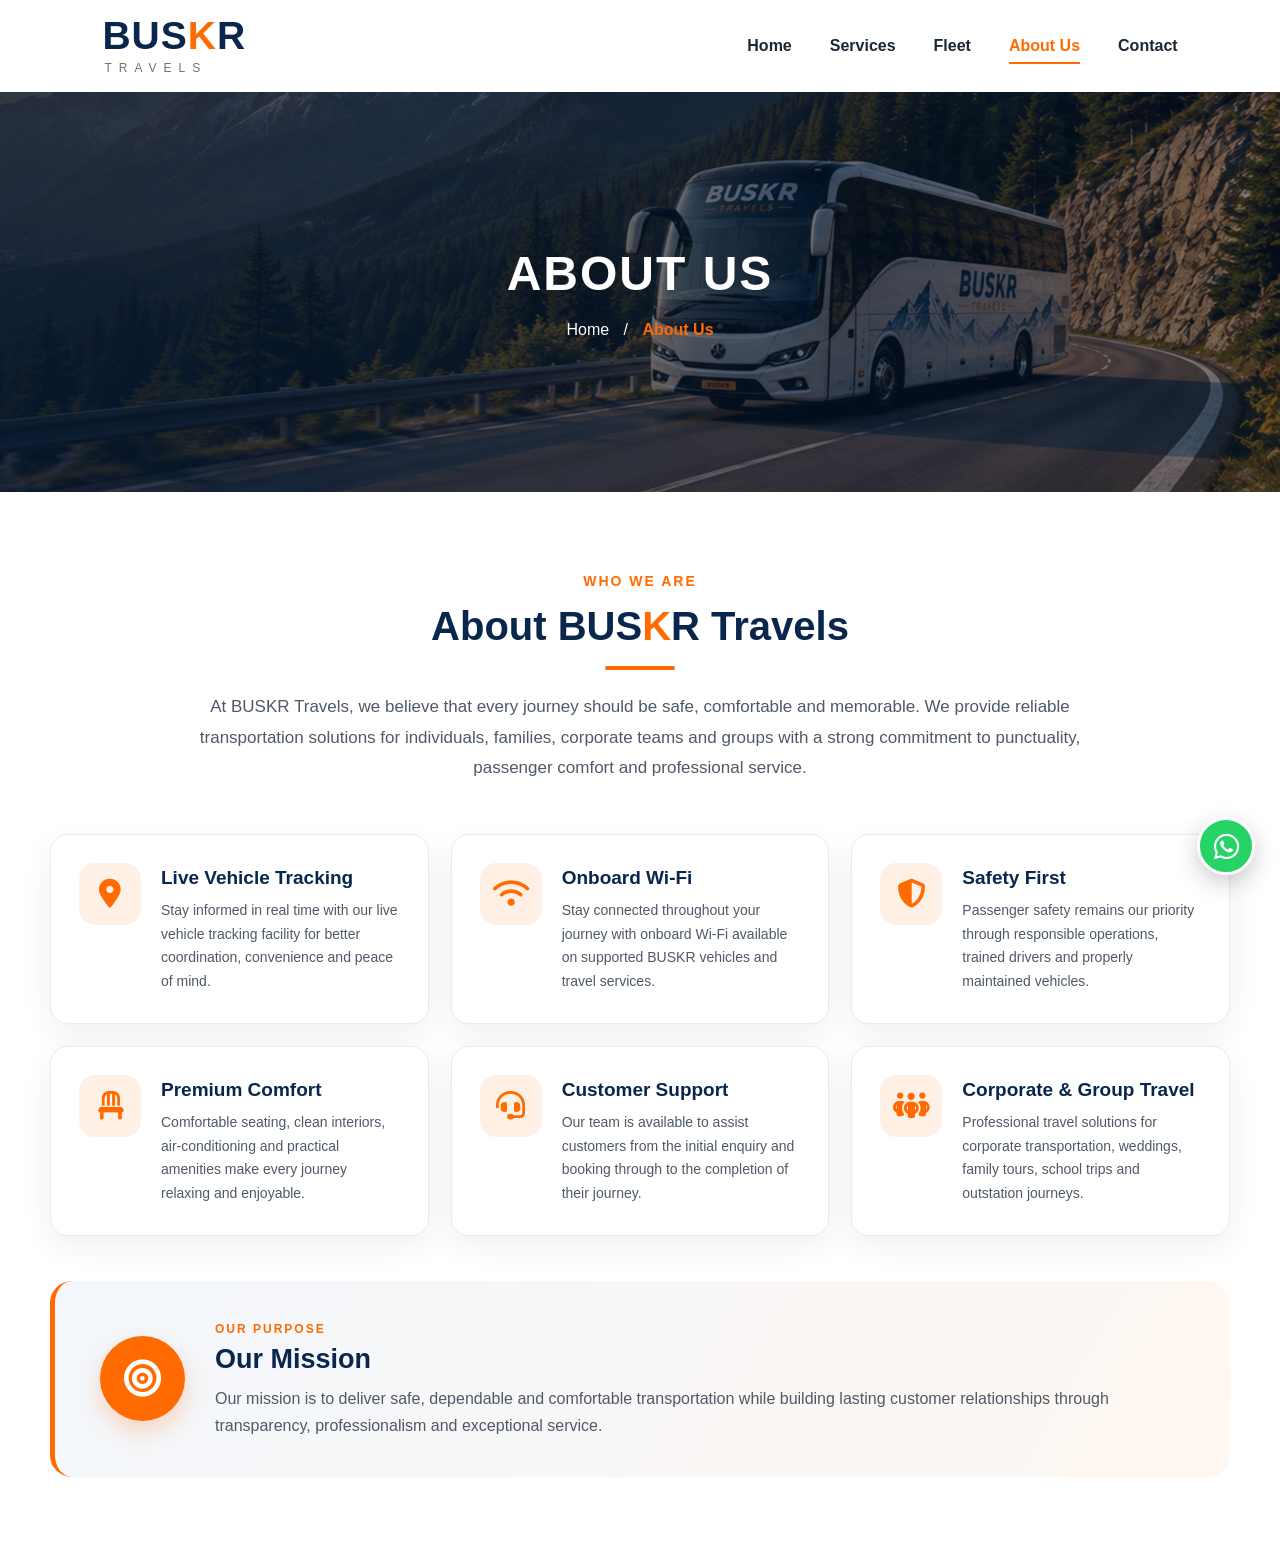
<file: about.html>
<!DOCTYPE html>
<html lang="en">

<head>
    <meta charset="UTF-8">

    <meta name="viewport"
        content="width=device-width, initial-scale=1.0">

    <title>About Us | BUSKR Travels</title>

    <link rel="icon"
      type="image/png"
      href="/images/buskr-bt-favicon.png?v=5">

<link rel="shortcut icon"
      type="image/png"
      href="/images/buskr-bt-favicon.png?v=5">

<link rel="apple-touch-icon"
      href="/images/buskr-bt-favicon.png?v=5">

    <link rel="stylesheet" href="style.css?v=7">

    <!-- Font Awesome -->
    <link rel="stylesheet"
        href="https://cdnjs.cloudflare.com/ajax/libs/font-awesome/6.6.0/css/all.min.css">
</head>

<body>

    <!-- Navigation -->
    <header class="about-header">

        <a href="index.html" class="about-logo">
            <span class="logo-bus">BUS</span><span class="logo-k">K</span><span class="logo-r">R</span>
            <small>TRAVELS</small>
        </a>

        <nav class="about-nav">

            <a href="index.html">Home</a>

            <a href="index.html#services">Services</a>

            <a href="index.html#fleet">Fleet</a>

            <a href="about.html" class="active">About Us</a>

            <a href="index.html#contact">Contact</a>

        </nav>

        <button class="about-menu-btn" id="aboutMenuBtn"
            aria-label="Open navigation menu">

            <i class="fa-solid fa-bars"></i>

        </button>

    </header>


    <!-- Mobile Navigation -->
    <nav class="about-mobile-nav" id="aboutMobileNav">

        <a href="index.html">Home</a>

        <a href="index.html#services">Services</a>

        <a href="index.html#fleet">Fleet</a>

        <a href="about.html">About Us</a>

        <a href="index.html#contact">Contact</a>

    </nav>


    <!-- Hero Banner -->
    <section class="about-hero">

        <div class="about-hero-overlay"></div>

        <div class="about-hero-content">

            <h1>ABOUT US</h1>

            <p>
                <a href="index.html">Home</a>
                <span>/</span>
                <strong>About Us</strong>
            </p>

        </div>

    </section>


    <!-- Main About Section -->
    <main class="premium-about-section">

        <div class="premium-about-container">

            <div class="premium-about-heading">

                <span>WHO WE ARE</span>

                <h2>
                    About
                    <span class="company-brand">
                        <span class="brand-blue">BUS</span><span class="brand-orange">K</span><span class="brand-blue">R</span>
                    </span>
                    Travels
                </h2>

                <div class="heading-line"></div>

                <p>
                    At BUSKR Travels, we believe that every journey
                    should be safe, comfortable and memorable. We provide
                    reliable transportation solutions for individuals,
                    families, corporate teams and groups with a strong
                    commitment to punctuality, passenger comfort and
                    professional service.
                </p>

            </div>


            <!-- Features -->
            <div class="about-features-grid">

                <!-- Live Tracking -->
                <article class="about-feature-card">

                    <div class="about-feature-icon">
                        <i class="fa-solid fa-location-dot"></i>
                    </div>

                    <div>
                        <h3>Live Vehicle Tracking</h3>

                        <p>
                            Stay informed in real time with our live
                            vehicle tracking facility for better
                            coordination, convenience and peace of mind.
                        </p>
                    </div>

                </article>


                <!-- Wi-Fi -->
                <article class="about-feature-card">

                    <div class="about-feature-icon">
                        <i class="fa-solid fa-wifi"></i>
                    </div>

                    <div>
                        <h3>Onboard Wi-Fi</h3>

                        <p>
                            Stay connected throughout your journey with
                            onboard Wi-Fi available on supported BUSKR
                            vehicles and travel services.
                        </p>
                    </div>

                </article>


                <!-- Safety -->
                <article class="about-feature-card">

                    <div class="about-feature-icon">
                        <i class="fa-solid fa-shield-halved"></i>
                    </div>

                    <div>
                        <h3>Safety First</h3>

                        <p>
                            Passenger safety remains our priority through
                            responsible operations, trained drivers and
                            properly maintained vehicles.
                        </p>
                    </div>

                </article>


                <!-- Comfort -->
                <article class="about-feature-card">

                    <div class="about-feature-icon">
                        <i class="fa-solid fa-chair"></i>
                    </div>

                    <div>
                        <h3>Premium Comfort</h3>

                        <p>
                            Comfortable seating, clean interiors,
                            air-conditioning and practical amenities
                            make every journey relaxing and enjoyable.
                        </p>
                    </div>

                </article>


                <!-- Support -->
                <article class="about-feature-card">

                    <div class="about-feature-icon">
                        <i class="fa-solid fa-headset"></i>
                    </div>

                    <div>
                        <h3>Customer Support</h3>

                        <p>
                            Our team is available to assist customers
                            from the initial enquiry and booking through
                            to the completion of their journey.
                        </p>
                    </div>

                </article>


                <!-- Corporate -->
                <article class="about-feature-card">

                    <div class="about-feature-icon">
                        <i class="fa-solid fa-people-group"></i>
                    </div>

                    <div>
                        <h3>Corporate & Group Travel</h3>

                        <p>
                            Professional travel solutions for corporate
                            transportation, weddings, family tours,
                            school trips and outstation journeys.
                        </p>
                    </div>

                </article>

            </div>


            <!-- Mission -->
            <section class="about-mission">

                <div class="mission-icon">
                    <i class="fa-solid fa-bullseye"></i>
                </div>

                <div>
                    <span>OUR PURPOSE</span>

                    <h2>Our Mission</h2>

                    <p>
                        Our mission is to deliver safe, dependable and
                        comfortable transportation while building lasting
                        customer relationships through transparency,
                        professionalism and exceptional service.
                    </p>
                </div>

            </section>

        </div>

    </main>


    <!-- WhatsApp Button -->
    <a href="https://wa.me/918368512828"
        class="about-whatsapp"
        target="_blank"
        rel="noopener"
        aria-label="Chat with BUSKR Travels on WhatsApp">

        <i class="fa-brands fa-whatsapp"></i>

    </a>


    <!-- Mobile Menu Script -->
    <script>

        const menuButton =
            document.getElementById("aboutMenuBtn");

        const mobileNavigation =
            document.getElementById("aboutMobileNav");

        menuButton.addEventListener("click", function () {

            mobileNavigation.classList.toggle("show");

            const menuIcon =
                menuButton.querySelector("i");

            menuIcon.classList.toggle("fa-bars");
            menuIcon.classList.toggle("fa-xmark");

        });

    </script>

</body>

</html>
</file>
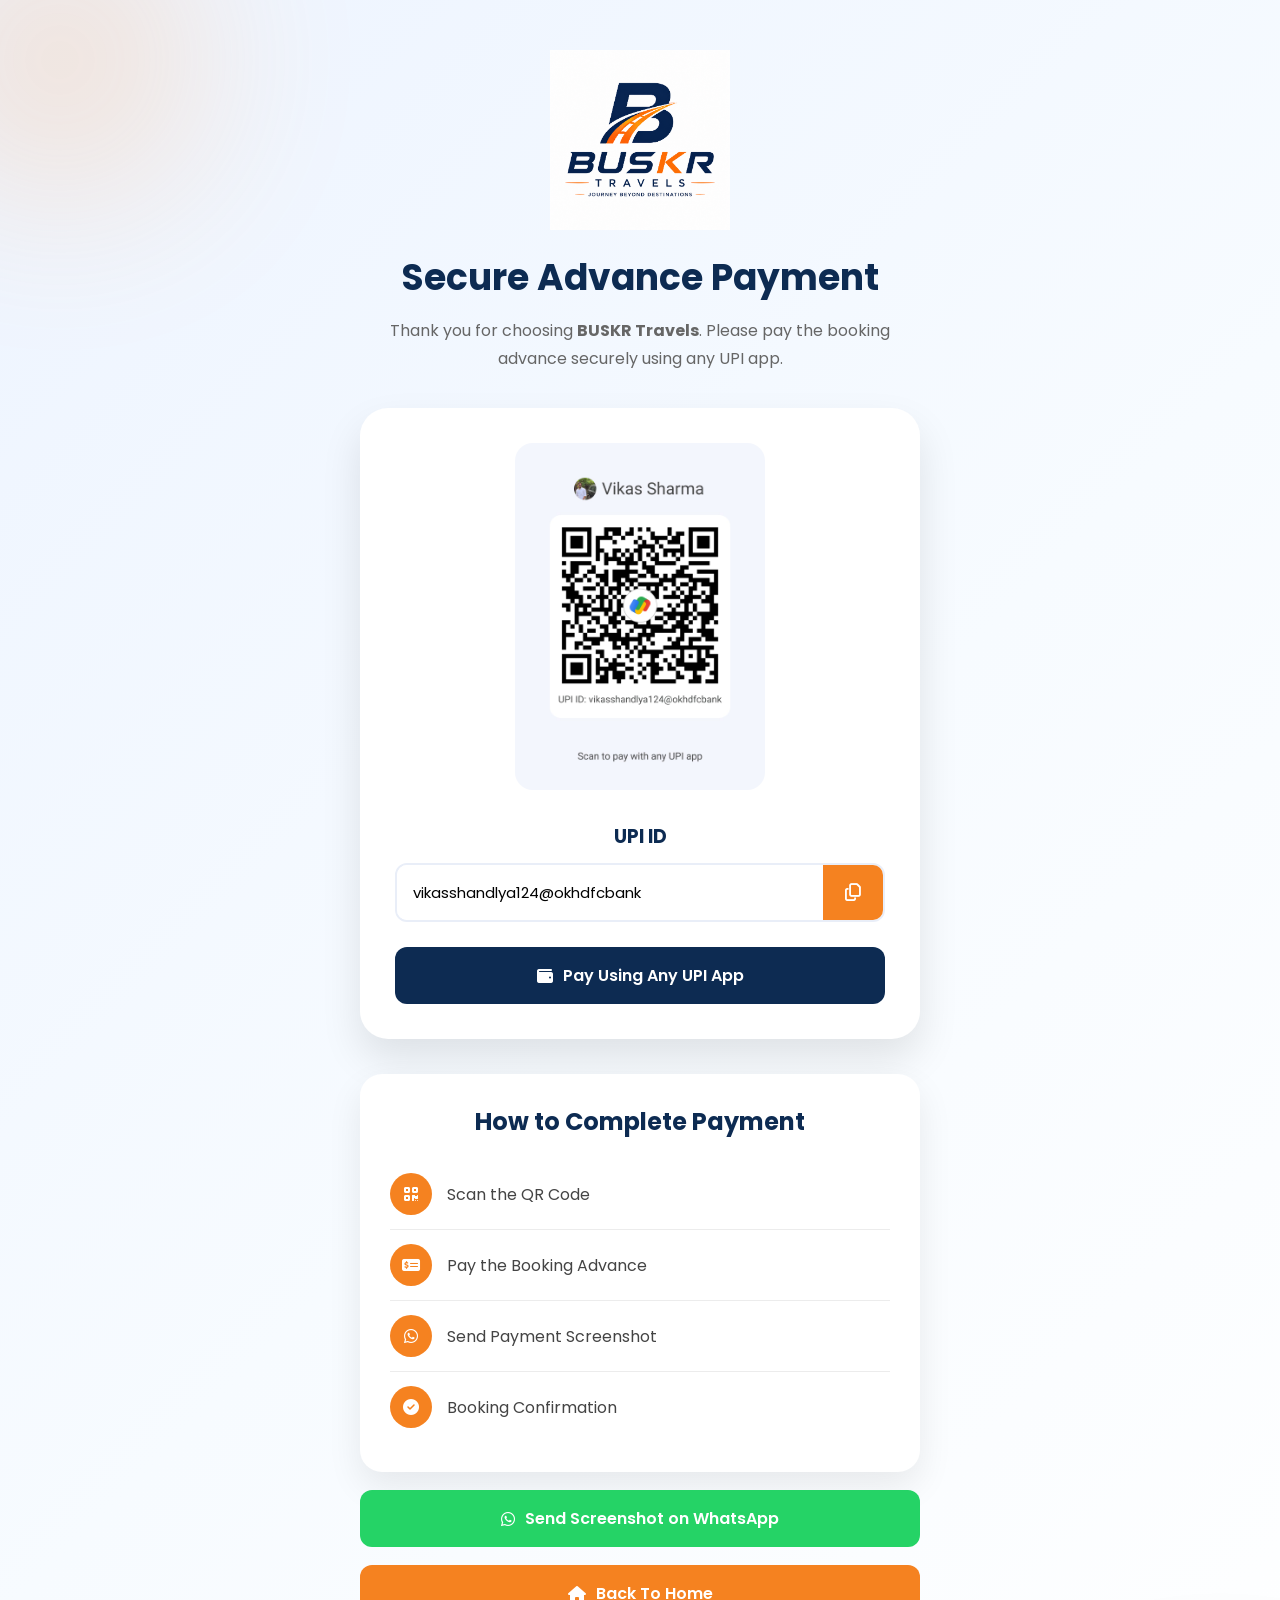
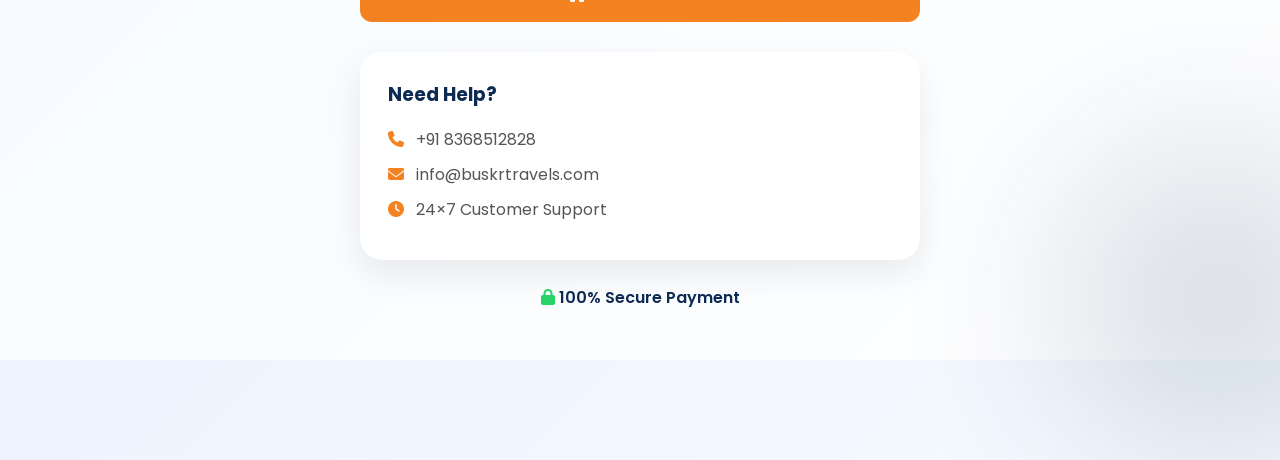
<file: payment.html>
<!DOCTYPE html>
<html lang="en">

<head>
    <meta charset="UTF-8">
    <meta name="viewport" content="width=device-width, initial-scale=1.0">
    <title>Secure Payment | BUSKR Travels</title>

    <link rel="icon"
      type="image/png"
      href="/images/buskr-bt-favicon.png?v=5">

<link rel="shortcut icon"
      type="image/png"
      href="/images/buskr-bt-favicon.png?v=5">

<link rel="apple-touch-icon"
      href="/images/buskr-bt-favicon.png?v=5">

    <!-- Font Awesome -->
    <link rel="stylesheet"
        href="https://cdnjs.cloudflare.com/ajax/libs/font-awesome/6.5.2/css/all.min.css">

    <!-- Google Font -->
    <link
        href="https://fonts.googleapis.com/css2?family=Poppins:wght@300;400;500;600;700&display=swap"
        rel="stylesheet">

    <!-- CSS -->
    <link rel="stylesheet" href="payment.css">
</head>

<body>

<div class="bg-circle circle1"></div>
<div class="bg-circle circle2"></div>

<div class="payment-container">

    <!-- Logo -->

    <img src="images/logo.jpg" class="logo" alt="BUSKR Travels">

    <!-- Heading -->

    <h1>Secure Advance Payment</h1>

    <p class="subtitle">
        Thank you for choosing
        <strong>BUSKR Travels</strong>.
        Please pay the booking advance securely using any UPI app.
    </p>

    <!-- QR CARD -->

    <div class="payment-card">

        <img src="images/upi-qr.png" class="qr-image" alt="UPI QR">

        <h3>UPI ID</h3>

        <div class="upi-box">

            <input
                type="text"
                id="upi"
                value="vikasshandlya124@okhdfcbank"
                readonly>

            <button onclick="copyUPI()">
                <i class="fa-regular fa-copy"></i>
            </button>

        </div>

        <a class="pay-btn"
            href="upi://pay?pa=vikasshandlya124@okhdfcbank&pn=BUSKR Travels&cu=INR">

            <i class="fa-solid fa-wallet"></i>

            Pay Using Any UPI App

        </a>

    </div>

    <!-- STEPS -->

    <div class="steps">

        <h2>How to Complete Payment</h2>

        <div class="step">

            <i class="fa-solid fa-qrcode"></i>

            Scan the QR Code

        </div>

        <div class="step">

            <i class="fa-solid fa-money-check-dollar"></i>

            Pay the Booking Advance

        </div>

        <div class="step">

            <i class="fa-brands fa-whatsapp"></i>

            Send Payment Screenshot

        </div>

        <div class="step">

            <i class="fa-solid fa-circle-check"></i>

            Booking Confirmation

        </div>

    </div>

    <!-- BUTTONS -->

    <div class="buttons">

        <a
            href="https://wa.me/918368512828?text=Hello%20BUSKR%20Travels,%20I%20have%20completed%20my%20advance%20payment.%20Here%20is%20my%20payment%20screenshot."
            class="whatsapp-btn">

            <i class="fa-brands fa-whatsapp"></i>

            Send Screenshot on WhatsApp

        </a>

        <a href="/" class="home-btn">

            <i class="fa-solid fa-house"></i>

            Back To Home

        </a>

    </div>

    <!-- HELP -->

    <div class="help">

        <h3>Need Help?</h3>

        <p>

            <i class="fa-solid fa-phone"></i>

            +91 8368512828

        </p>

        <p>

            <i class="fa-solid fa-envelope"></i>

            info@buskrtravels.com

        </p>

        <p>

            <i class="fa-solid fa-clock"></i>

            24×7 Customer Support

        </p>

    </div>

    <!-- FOOTER -->

    <div class="footer">

        <i class="fa-solid fa-lock"></i>

        100% Secure Payment

    </div>

</div>

<script src="payment.js"></script>

</body>

</html>
</file>
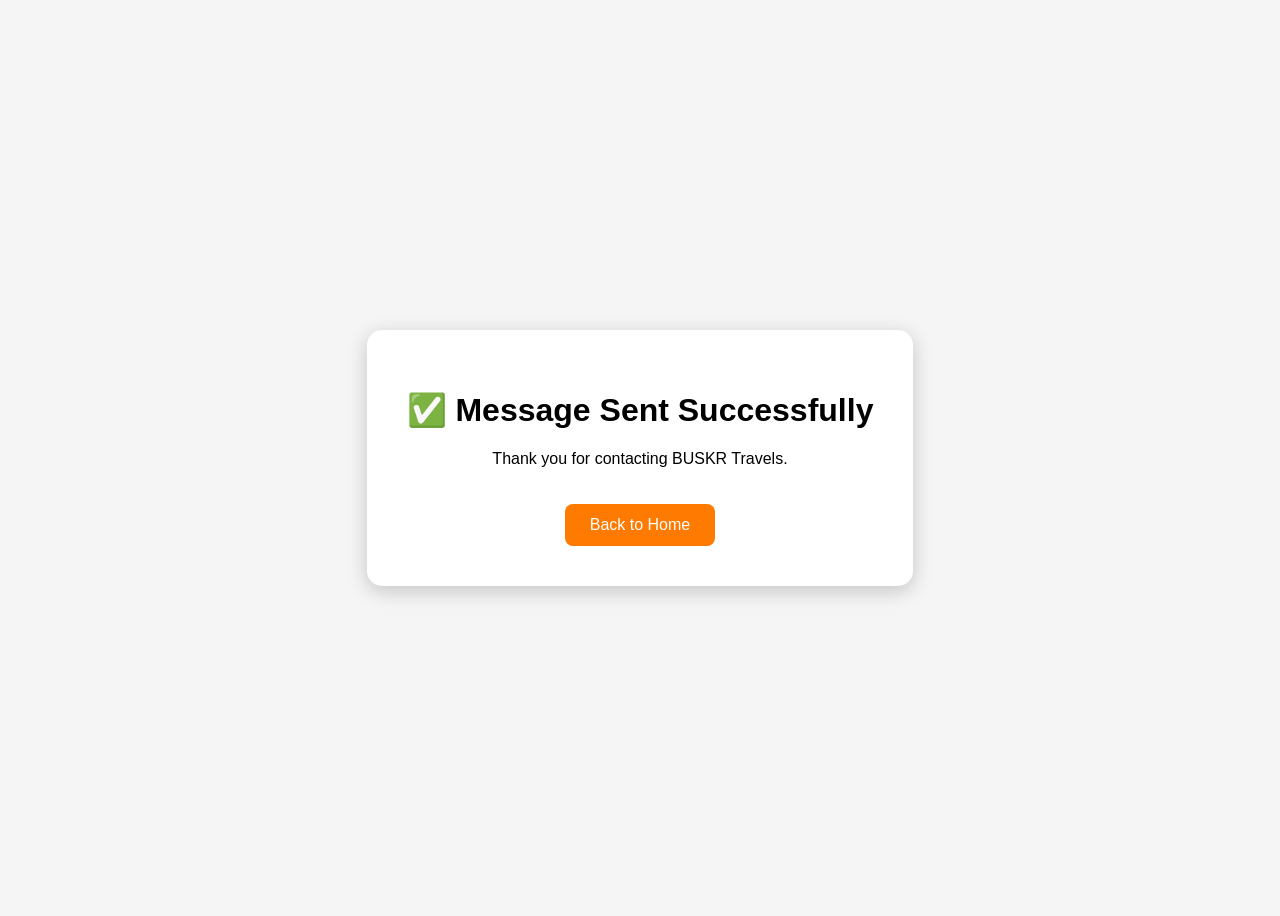
<file: thankyou.html>
<!DOCTYPE html>
<html>
<head>
<title>Thank You</title>

<link rel="icon"
      type="image/png"
      href="/images/buskr-bt-favicon.png?v=5">

<link rel="shortcut icon"
      type="image/png"
      href="/images/buskr-bt-favicon.png?v=5">

<link rel="apple-touch-icon"
      href="/images/buskr-bt-favicon.png?v=5">
<style>
body{
font-family:Arial;
display:flex;
justify-content:center;
align-items:center;
height:100vh;
background:#f5f5f5;
}

.box{
background:#fff;
padding:40px;
border-radius:15px;
text-align:center;
box-shadow:0 5px 20px rgba(0,0,0,.2);
}

a{
display:inline-block;
margin-top:20px;
padding:12px 25px;
background:#ff7a00;
color:#fff;
text-decoration:none;
border-radius:8px;
}
</style>
</head>

<body>

<div class="box">

<h1>✅ Message Sent Successfully</h1>

<p>Thank you for contacting BUSKR Travels.</p>

<a href="index.html">Back to Home</a>

</div>

</body>
</html>
</file>
<file: style.css>
/* ==========================
   RESET
========================== */

*{
    margin:0;
    padding:0;
    box-sizing:border-box;
}

html{
    scroll-behavior:smooth;
}

body{
    font-family:'Poppins',sans-serif;
    background:#ffffff;
    color:#222;
    overflow-x:hidden;
}

a{
    text-decoration:none;
}

ul{
    list-style:none;
}

img{
    width:100%;
    display:block;
}

/* ==========================
   CONTAINER
========================== */

.container{
    width:90%;
    max-width:1300px;
    margin:auto;
}

/* ==========================
   COLORS
========================== */

:root{

--primary:#f58220;

--secondary:#0d2340;

--white:#fff;

--dark:#111;

--light:#f6f6f6;

}

/* ==========================
   TOP BAR
========================== */

.top-bar{

background:var(--secondary);

color:white;

padding:12px 0;

font-size:14px;

}

.top-bar .container{

display:flex;

justify-content:space-between;

align-items:center;

}

.top-bar .left span{

color:var(--primary);

font-weight:600;

}

.top-bar .right{

display:flex;

gap:20px;

align-items:center;

}

.top-bar .right a{

color:white;

transition:.3s;

}

.top-bar .right a:hover{

color:var(--primary);

}

/* ==========================
   NAVBAR
========================== */

header{

background:white;

position:sticky;

top:0;

z-index:999;

box-shadow:0 3px 15px rgba(0,0,0,.08);

}

nav{

display:flex;

justify-content:space-between;

align-items:center;

height:90px;

}

.logo h1{
    font-size:48px;
    font-weight:800;
    color:#0b2345;
    margin:0;
    line-height:1;
}

.logo h1 span{
    color:#ff7a00;
}

.logo-tagline{
    display:flex;
    justify-content:center;
    align-items:center;
    gap:10px;
    margin-top:6px;
}

.logo-tagline p{
    margin:0;
    font-size:15px;
    letter-spacing:5px;
    color:#777;
    text-transform:uppercase;
}

.logo-tagline .line{
    width:55px;
    height:3px;
    background:#ff7a00;
    border-radius:10px;
}

nav ul{

display:flex;

gap:35px;

}

nav ul li a{

font-weight:600;

color:#222;

transition:.3s;

}

nav ul li a:hover{

color:var(--primary);

}

.book-btn{

background:var(--primary);

padding:14px 28px;

border-radius:8px;

font-weight:600;

color:white;

transition:.3s;

}

.book-btn:hover{

background:#e76d07;

}

/* ==========================
   HERO
========================== */

.hero{
    position: relative;
    height: 95vh;
    overflow: hidden;
    display: flex;
    align-items: center;
}

/* Background Video */
.hero-video{
    position: absolute;
     inset: 0;
    width: 100%;
    height: 100%;
    object-fit: cover;
    z-index: 1;
}

/* Dark Overlay */
.overlay{
    position: absolute;
    inset: 0;
    background: rgba(0,0,0,.45);
    z-index: 2;
}

.hero-content{
    position: relative;
    z-index: 3;
    color: white;
}

.hero-left{
    width:650px;
}

.hero-left h4{
    font-size:18px;
    letter-spacing:3px;
    color:#ffcf75;
    margin-bottom:20px;
}

.hero-left h1{
    font-size:72px;
    line-height:82px;
    font-weight:800;
    margin-bottom:20px;
}

.hero-left h1 span{
    color:var(--primary);
}

.hero-left p{
    font-size:18px;
    line-height:34px;
    margin-bottom:35px;
    width:90%;
}

/* ==========================
   HERO BUTTONS
========================== */

.hero-buttons{

display:flex;

gap:20px;

}

.btn-orange{

background:var(--primary);

padding:16px 36px;

border-radius:8px;

color:white;

font-weight:600;

transition:.3s;

}

.btn-orange:hover{

background:#dd6b08;

}

.btn-dark{

background:white;

color:#222;

padding:16px 36px;

border-radius:8px;

font-weight:600;

transition:.3s;

}

.btn-dark:hover{

background:#eee;

}
/* ==========================
   BOOKING SECTION
========================== */

.booking{
    padding:80px 0;
    background:#f8f9fb;
}

.booking-box{
    background:#fff;
    padding:50px;
    border-radius:15px;
    box-shadow:0 10px 30px rgba(0,0,0,.08);
}

.booking-title{
    text-align:center;
    margin-bottom:40px;
}

.booking-title h2{
    font-size:38px;
    color:var(--secondary);
    margin-bottom:10px;
}

.booking-title p{
    color:#666;
}

.booking form{
    display:grid;
    grid-template-columns:1fr 70px 1fr 1fr 1fr 1fr;
    gap:20px;
    align-items:end;
}

.input-box{
    display:flex;
    flex-direction:column;
}

.input-box label{
    font-weight:600;
    margin-bottom:10px;
    color:#333;
}

.input-box input,
.input-box select{

    height:55px;
    border:1px solid #ddd;
    border-radius:8px;
    padding:0 15px;
    font-size:16px;
    outline:none;

}

.booking button{

    height:55px;
    margin-top:32px;
    border:none;
    background:var(--primary);
    color:#fff;
    border-radius:8px;
    font-size:17px;
    cursor:pointer;
    transition:.3s;

}
.swap-box{
    display:flex;
    justify-content:center;
    align-items:center;
}

#swapBtn{
    width:50px;
    height:50px;
    border:none;
    border-radius:50%;
    background:var(--primary);
    color:#fff;
    cursor:pointer;
    font-size:20px;
    transition:.3s;
    box-shadow:0 5px 15px rgba(0,0,0,.2);
}

#swapBtn:hover{
    transform:rotate(180deg);
}
.booking button:hover{

background:#dc6a08;

}

.swap-box{
    display:flex;
    align-items:flex-end;
    justify-content:center;
    margin-top:28px;
}

#swapBtn{
    width:48px;
    height:48px;
    border:none;
    border-radius:50%;
    background:#ff7a00;
    color:#fff;
    cursor:pointer;
    font-size:18px;
    transition:.3s;
}

#swapBtn:hover{
    transform:rotate(180deg);
}

/* ==========================
   SECTION TITLE
========================== */

.section-title{

text-align:center;

margin-bottom:60px;

}

.section-title h2{

font-size:45px;

color:var(--secondary);

margin-bottom:15px;

}

.section-title p{

color:#666;

font-size:18px;

}

/* ==========================
   WHY CHOOSE US
========================== */

.why-us{

padding:100px 0;

background:#fff;

}

.why-grid{

display:grid;

grid-template-columns:repeat(4,1fr);

gap:30px;

}

.why-card{

background:#fff;

padding:40px 30px;

text-align:center;

border-radius:15px;

box-shadow:0 10px 30px rgba(0,0,0,.08);

transition:.4s;

}

.why-card:hover{

transform:translateY(-12px);

}

.why-card i{

font-size:55px;

color:var(--primary);

margin-bottom:20px;

}

.why-card h3{

margin-bottom:15px;

font-size:24px;

color:var(--secondary);

}

.why-card p{

line-height:28px;

color:#666;

}

/* ==========================
   OUR FLEET
========================== */

.fleet{

padding:100px 0;

background:#f8f9fb;

}

.fleet-grid{

display:grid;

grid-template-columns:repeat(3,1fr);

gap:35px;

}

.fleet-card{

background:white;

border-radius:15px;

overflow:hidden;

box-shadow:0 12px 30px rgba(0,0,0,.08);

transition:.4s;

}

.fleet-card:hover{

transform:translateY(-10px);

}

.fleet-card img{

height:260px;

object-fit:cover;

}

.fleet-content{

padding:25px;

}

.fleet-content h3{

font-size:26px;

color:var(--secondary);

margin-bottom:10px;

}

.fleet-content p{

color:#666;

margin-bottom:20px;

}

.fleet-content a{

display:inline-block;

background:var(--primary);

padding:12px 24px;

border-radius:8px;

color:white;

font-weight:600;

transition:.3s;

}

.fleet-content a:hover{

background:#d86807;

}
/* ==========================
   DESTINATIONS
========================== */

.destinations{
    padding:100px 0;
    background:#fff;
}

.destination-grid{
    display:grid;
    grid-template-columns:repeat(3,1fr);
    gap:30px;
}

.destination-card{
    position:relative;
    overflow:hidden;
    border-radius:15px;
    cursor:pointer;
}

.destination-card img{
    height:320px;
    object-fit:cover;
    transition:.5s;
}

.destination-card:hover img{
    transform:scale(1.1);
}

.destination-card h3{
    position:absolute;
    left:20px;
    bottom:20px;
    color:#fff;
    font-size:28px;
    font-weight:700;
    text-shadow:0 5px 15px rgba(0,0,0,.5);
}

/* ==========================
   GALLERY
========================== */

.gallery{
    padding:100px 0;
    background:#f8f9fb;
}

.gallery-grid{
    display:grid;
    grid-template-columns:repeat(3,1fr);
    gap:20px;
}

.gallery-grid img{
    height:260px;
    object-fit:cover;
    border-radius:12px;
    transition:.4s;
}

.gallery-grid img:hover{
    transform:scale(1.05);
}

/* ==========================
   TESTIMONIALS
========================== */

.testimonials{
    padding:100px 0;
    background:#fff;
}

.testimonial-grid{
    display:grid;
    grid-template-columns:repeat(3,1fr);
    gap:30px;
}

.testimonial-card{
    background:#fff;
    padding:35px;
    border-radius:15px;
    text-align:center;
    box-shadow:0 10px 25px rgba(0,0,0,.08);
}

.testimonial-card img{
    width:90px;
    height:90px;
    border-radius:50%;
    margin:auto;
    margin-bottom:20px;
    object-fit:cover;
}

.testimonial-card h3{
    color:var(--secondary);
    margin-bottom:5px;
}

.testimonial-card h5{
    color:var(--primary);
    margin-bottom:15px;
}

.testimonial-card p{
    line-height:28px;
    color:#666;
}

/* ==========================
   CONTACT
========================== */

.contact{
    padding:100px 0;
    background:#f8f9fb;
}

.contact-wrapper{
    display:grid;
    grid-template-columns:1fr 1fr;
    gap:50px;
}

.contact-info h2{
    font-size:42px;
    color:var(--secondary);
    margin-bottom:20px;
}

.contact-info p{
    color:#666;
    line-height:30px;
    margin-bottom:15px;
}

.contact-form{
    background:#fff;
    padding:40px;
    border-radius:15px;
    box-shadow:0 10px 30px rgba(0,0,0,.08);
}

.contact-form input,
.contact-form textarea{
    width:100%;
    padding:16px;
    margin-bottom:20px;
    border:1px solid #ddd;
    border-radius:8px;
    outline:none;
    font-size:16px;
}

.contact-form textarea{
    height:160px;
    resize:none;
}

.contact-form button{
    width:100%;
    background:var(--primary);
    color:#fff;
    border:none;
    padding:16px;
    border-radius:8px;
    cursor:pointer;
    font-size:18px;
}

/* ==========================
   FOOTER
========================== */

footer{
    background:#0d2340;
    color:#fff;
    padding:80px 0 30px;
}

.footer-grid{
    display:grid;
    grid-template-columns:2fr 1fr 1fr 1fr;
    gap:40px;
}

.footer-grid h2,
.footer-grid h3{
    margin-bottom:20px;
}

.footer-grid p,
.footer-grid li{
    color:#d7d7d7;
    line-height:30px;
}

.footer-grid ul{
    padding:0;
}

.footer-grid li{
    list-style:none;
    margin-bottom:10px;
}

.footer-grid a{
    color:#d7d7d7;
}

.footer-grid a:hover{
    color:var(--primary);
}

footer hr{
    margin:40px 0 20px;
    border:none;
    border-top:1px solid rgba(255,255,255,.15);
}

.copyright{
    text-align:center;
    color:#bbb;
}

/* ==========================
   FLOATING BUTTONS
========================== */

.whatsapp,
.call{
    position:fixed;
    right:25px;
    width:60px;
    height:60px;
    border-radius:50%;
    display:flex;
    justify-content:center;
    align-items:center;
    color:#fff;
    font-size:26px;
    z-index:999;
}

.whatsapp{
    bottom:170px;
    background:#25D366;
}
.pay{
    position:fixed;
    right:25px;
    bottom:100px;
    width:60px;
    height:60px;
    border-radius:50%;
    display:flex;
    justify-content:center;
    align-items:center;
    color:#fff;
    font-size:26px;
    background:#007bff;
    z-index:999;
    text-decoration:none;
}

.call{
    bottom:30px;
    background:#f58220;
}

/* ==========================
   SCROLL TO TOP
========================== */

#topBtn{
    position:fixed;
    left:25px;
    bottom:30px;
    width:55px;
    height:55px;
    border:none;
    border-radius:50%;
    background:var(--secondary);
    color:#fff;
    font-size:20px;
    cursor:pointer;
}
/* =========================================
   RESPONSIVE DESIGN
========================================= */

/* Laptop */
@media (max-width:1200px){

.container{
    width:95%;
}

.hero-left h1{
    font-size:60px;
    line-height:70px;
}

nav ul{
    gap:20px;
}

}


/* Tablet */

@media (max-width:992px){

.top-bar .container{
    flex-direction:column;
    gap:10px;
    text-align:center;
}

nav{
    flex-direction:column;
    height:auto;
    padding:20px 0;
}

nav ul{
    flex-wrap:wrap;
    justify-content:center;
    margin:20px 0;
}

.hero{
    height:80vh;
}

.hero-left{
    width:100%;
    text-align:center;
}

.hero-left h1{
    font-size:50px;
    line-height:60px;
}

.hero-left p{
    width:100%;
}

.hero-buttons{
    justify-content:center;
}

.booking form{
    grid-template-columns:repeat(2,1fr);
}

.why-grid,
.fleet-grid,
.destination-grid,
.gallery-grid,
.testimonial-grid{
    grid-template-columns:repeat(2,1fr);
}

.contact-wrapper{
    grid-template-columns:1fr;
}

.footer-grid{
    grid-template-columns:repeat(2,1fr);
}

}


/* Mobile */

@media (max-width:768px){

.hero{
    height:70vh;
}

.hero-left h4{
    font-size:14px;
}

.hero-left h1{
    font-size:38px;
    line-height:48px;
}

.hero-left p{
    font-size:16px;
    line-height:28px;
}

.hero-buttons{
    flex-direction:column;
}

.btn-orange,
.btn-dark{
    text-align:center;
}

.booking-box{
    padding:25px;
}

.booking form{
    grid-template-columns:1fr;
}

.section-title h2{
    font-size:32px;
}

.why-grid,
.fleet-grid,
.destination-grid,
.gallery-grid,
.testimonial-grid,
.footer-grid{
    grid-template-columns:1fr;
}

.destination-card img,
.gallery-grid img,
.fleet-card img{
    height:220px;
}

.contact-form{
    padding:25px;
}

.whatsapp,
.call{
    width:55px;
    height:55px;
    font-size:22px;
}
/* Founder Section */

.founder-box{
    flex-direction:column;
    text-align:center;
}

.founder-image img{
    width:250px;
    height:250px;
}
.founder-content{
    min-width:100%;
}

.founder-content h3{
    font-size:38px;
}

.founder-content h3::after{
    margin:18px auto 0;
}

.founder-features{
    grid-template-columns:1fr;
}

.feature-item{
    text-align:left;
}
}


/* Small Mobile */

@media (max-width:480px){

.logo h1{
    font-size:28px;
}

.logo p{
    font-size:11px;
}

.hero-left h1{
    font-size:30px;
    line-height:40px;
}

.hero-left p{
    font-size:15px;
}

.section-title h2{
    font-size:28px;
}

.booking-title h2{
    font-size:28px;
}

.contact-info h2{
    font-size:30px;
}

.book-btn{
    padding:12px 20px;
}
.founder{
    padding:70px 0;
}

.founder-box{
    padding:25px 20px;
}

.founder-image img{
    width:200px;
    height:200px;
}

.founder-content h2{
    font-size:16px;
}

.founder-content h3{
    font-size:30px;
}

.founder-content p{
    font-size:15px;
    line-height:1.7;
}

.feature-item{
    padding:15px;
}

.feature-item i{
    width:50px;
    height:50px;
    font-size:20px;
}

.feature-item h4{
    font-size:16px;
}

.feature-item span{
    font-size:13px;
}

}


/* =========================================
   SMOOTH ANIMATIONS
========================================= */

.fleet-card,
.why-card,
.destination-card,
.gallery-grid img,
.testimonial-card,
.contact-form{

transition:0.4s ease;

}

.fleet-card:hover,
.why-card:hover,
.destination-card:hover,
.gallery-grid img:hover,
.testimonial-card:hover,
.contact-form:hover{

transform:translateY(-8px);

box-shadow:0 20px 40px rgba(0,0,0,.15);

}


/* =========================================
   CUSTOM SCROLLBAR
========================================= */

::-webkit-scrollbar{

width:10px;

}

::-webkit-scrollbar-track{

background:#eee;

}

::-webkit-scrollbar-thumb{

background:#f58220;

border-radius:10px;

}

::-webkit-scrollbar-thumb:hover{

background:#d86a08;

}


/* =========================================
   SELECTION COLOR
========================================= */

::selection{

background:#f58220;

color:white;

}


/* =========================================
   IMAGE ZOOM
========================================= */

img{

transition:.4s;

}

img:hover{

transform:scale(1.02);

}


/* =========================================
   END OF STYLE.CSS
========================================= */

header.sticky{
    box-shadow:0 10px 30px rgba(0,0,0,.12);
    transition:.4s;
}

#topBtn{
    display:none;
}
/* ================= PAYMENT PAGE ================= */

body{
    background:#f4f7fb;
    font-family:Arial, Helvetica, sans-serif;
}

.payment-box{
    width:420px;
    max-width:95%;
    margin:50px auto;
    background:#fff;
    padding:30px;
    border-radius:20px;
    text-align:center;
    box-shadow:0 10px 30px rgba(0,0,0,.15);
}

.payment-box h2{
    color:#0d2b52;
    margin-bottom:20px;
}

.qr-code{
    width:220px;
    display:block;
    margin:20px auto;
    border-radius:15px;
}

.upi-id{
    font-size:20px;
    font-weight:bold;
    color:#0d2b52;
    margin:15px 0;
}

.pay-btn,
.whatsapp-btn{
    width:100%;
    padding:15px;
    border:none;
    border-radius:10px;
    color:#fff;
    font-size:18px;
    cursor:pointer;
    margin-top:15px;
}

.pay-btn{
    background:#0d2b52;
}

.whatsapp-btn{
    background:#25D366;
}

.note{
    margin-top:20px;
    color:#666;
}
.modal{
    display:none;
    position:fixed;
    z-index:9999;
    left:0;
    top:0;
    width:100%;
    height:100%;
    background:rgba(0,0,0,.6);
}

.modal-content{
    background:#fff;
    width:90%;
    max-width:700px;
    margin:60px auto;
    padding:30px;
    border-radius:15px;
    position:relative;
}

.close{
    position:absolute;
    right:20px;
    top:15px;
    font-size:32px;
    cursor:pointer;
}

.modal ul{
    line-height:2;
}
/* ==========================
   Founder Section
========================== */

.founder{
    padding:120px 0;
    background:linear-gradient(135deg,#fdf8f3 0%,#eef5ff 45%,#ffffff 100%);
    position:relative;
    overflow:hidden;
}

.founder::before{
    content:"";
    position:absolute;
    width:550px;
    height:550px;
    background:rgba(245,130,32,.10);
    border-radius:50%;
    top:-260px;
    left:-220px;
    filter:blur(60px);
}

.founder::after{
    content:"";
    position:absolute;
    width:500px;
    height:500px;
    background:rgba(13,43,82,.08);
    border-radius:50%;
    bottom:-240px;
    right:-220px;
    filter:blur(60px);
}
/* =============================
   Travel Background
============================= */

.founder-bg{

position:absolute;
inset:0;
pointer-events:none;
z-index:1;

}

/* Left Road */

.founder-bg .road-left{

position:absolute;

left:-170px;
top:-120px;

width:430px;
height:900px;

border:14px solid rgba(13,43,82,.08);

border-radius:250px;

transform:rotate(-18deg);

}

/* Right Road */

.founder-bg .road-right{

position:absolute;

right:-170px;
top:-40px;

width:430px;
height:900px;

border:14px solid rgba(13,43,82,.08);

border-radius:250px;

transform:rotate(18deg);

}

/* White Divider */

.road-left::after,
.road-right::after{

content:"";

position:absolute;

left:50%;

top:0;

width:6px;

height:100%;

transform:translateX(-50%);

background:
repeating-linear-gradient(

to bottom,

rgba(255,255,255,.9) 0 22px,

transparent 22px 45px

);

}

/* Location Pins */

.pin{

position:absolute;

width:26px;
height:26px;

background:#ff7a00;

border-radius:50%;

box-shadow:0 0 25px rgba(255,122,0,.35);

}

.pin::after{

content:"";

position:absolute;

left:50%;

bottom:-8px;

width:10px;
height:10px;

background:#ff7a00;

transform:translateX(-50%) rotate(45deg);

}

.pin1{

top:180px;
left:100px;

}

.pin2{

bottom:180px;
left:260px;

}

.pin3{

top:170px;
right:220px;

}

.pin4{

bottom:130px;
right:100px;

}

.founder .container{
    position:relative;
    z-index:2;
}

.founder-box{
    max-width:1180px;
    margin:auto;

    display:flex;
    align-items:center;
    justify-content:space-between;
    gap:70px;
    flex-wrap:wrap;

    background:rgba(255,255,255,.78);
    backdrop-filter:blur(18px);
    -webkit-backdrop-filter:blur(18px);

    padding:60px;
    border-radius:32px;

    border:1px solid rgba(255,255,255,.6);

    box-shadow:
        0 20px 60px rgba(13,43,82,.08),
        0 8px 25px rgba(0,0,0,.05);
}

.founder-image{
    flex:1;
    min-width:300px;
    text-align:center;
}

.founder-image img{
    width:360px;
    height:360px;
    max-width:100%;
    border-radius:50%;
    object-fit:cover;

    border:10px solid #fff;

    box-shadow:
        0 25px 60px rgba(0,0,0,.18);

    transition:.4s ease;
}

.founder-image img:hover{
    transform:scale(1.03);
}

.founder-content{
    flex:1.4;
    min-width:320px;
}

.founder-content h2{
    color:#ff7a00;
    font-size:20px;
    font-weight:700;
    letter-spacing:1px;
    text-transform:uppercase;
    margin-bottom:12px;
}

.founder-content h3{
    font-size:54px;
    color:#0d2b52;
    line-height:1.2;
    margin-bottom:18px;
    position:relative;
}

.founder-content h3::after{
    content:"";
    display:block;
    width:90px;
    height:4px;
    background:#ff7a00;
    border-radius:50px;
    margin-top:18px;
}

.founder-content p{
    font-size:19px;
    line-height:1.9;
    color:#555;
    margin-bottom:18px;
}
/* ==========================
   Founder Features
========================== */

.founder-features{
    display:grid;
    grid-template-columns:repeat(2,1fr);
    gap:20px;
    margin-top:35px;
}

.feature-item{
    display:flex;
    align-items:center;
    gap:15px;
    background:#fff;
    padding:18px 20px;
    border-radius:18px;
    border:1px solid rgba(0,0,0,.05);
    box-shadow:0 10px 25px rgba(0,0,0,.06);
    transition:.35s ease;
}

.feature-item:hover{
    transform:translateY(-8px);
    box-shadow:0 18px 40px rgba(0,0,0,.12);
}

.feature-item i{
    width:60px;
    height:60px;
    display:flex;
    align-items:center;
    justify-content:center;
    border-radius:50%;
    background:linear-gradient(135deg,#ff7a00,#ffb347);
    color:#fff;
    font-size:24px;
    flex-shrink:0;
}

.feature-item h4{
    margin:0;
    color:#0d2b52;
    font-size:18px;
    font-weight:700;
}

.feature-item span{
    color:#777;
    font-size:15px;
}
/* ==========================================
   Founder Responsive
========================================== */

@media (max-width:768px){

    .founder{
        padding:60px 15px;
    }

    .founder-box{
        flex-direction:column;
        padding:30px 20px;
        gap:30px;
        border-radius:20px;
    }

    .founder-image{
        min-width:100%;
    }

    .founder-image img{
        width:220px;
        height:220px;
        border-width:6px;
    }

    .founder-content{
        min-width:100%;
        text-align:center;
    }

    .founder-content h2{
        font-size:18px;
    }

    .founder-content h3{
        font-size:36px;
    }

    .founder-content h3::after{
        margin:15px auto 0;
    }

    .founder-content p{
        font-size:16px;
        line-height:1.7;
    }

    .founder-features{
        grid-template-columns:1fr;
    }

    .feature-item{
        padding:15px;
    }

    .back-home-btn{
    position:absolute;
    top:40px;
    left:50px;
    z-index:999;

    display:inline-flex;
    align-items:center;
    gap:10px;

    padding:14px 28px;

    background:#ff7a00;
    color:white;

    border-radius:8px;

    font-size:16px;
    font-weight:600;

    text-decoration:none;

    box-shadow:0 8px 20px rgba(0,0,0,.15);

    transition:.3s;
}

.back-home-btn:hover{
    transform:translateY(-3px);
    background:#e66f00;
}


@media(max-width:600px){

.back-home-btn{
    top:20px;
    left:20px;

    padding:12px 20px;
    font-size:14px;
}

}

} /* end @media (max-width:768px) Founder Responsive */

/* ===============================
   BUSKR WELCOME POPUP
================================ */

.buskr-welcome-overlay {
    position: fixed;
    inset: 0;

    width: 100%;
    height: 100vh;

    background: rgba(2, 14, 34, 0.76);

    backdrop-filter: blur(7px);
    -webkit-backdrop-filter: blur(7px);

    display: flex;
    align-items: center;
    justify-content: center;

    padding: 30px;

    z-index: 99999;

    opacity: 0;
    visibility: hidden;

    transition:
        opacity 0.4s ease,
        visibility 0.4s ease;
}

.buskr-welcome-overlay.active {
    opacity: 1;
    visibility: visible;
}


/* Popup */

.buskr-welcome-popup {

    position: relative;

    width: min(1080px, 94vw);
    min-height: 620px;

    display: grid;

    grid-template-columns: 53% 47%;

    overflow: hidden;

    background: #ffffff;

    border-radius: 22px;

    box-shadow:
        0 30px 100px rgba(0,0,0,0.45);

    transform:
        translateY(35px)
        scale(0.96);

    transition:
        transform 0.45s
        cubic-bezier(.16,.84,.44,1);
}

.buskr-welcome-overlay.active
.buskr-welcome-popup {

    transform:
        translateY(0)
        scale(1);
}


/* CLOSE BUTTON */

.buskr-popup-close {

    position: absolute;

    top: 20px;
    right: 20px;

    width: 46px;
    height: 46px;

    border-radius: 50%;

    border: none;

    background: white;

    font-size: 32px;

    line-height: 42px;

    color: #092753;

    cursor: pointer;

    z-index: 20;

    box-shadow:
        0 6px 22px
        rgba(0,0,0,.16);

    transition:
        transform .25s ease,
        background .25s ease;
}

.buskr-popup-close:hover {

    transform: rotate(90deg);

    background: #ff7600;

    color: white;
}


/* ===============================
LEFT SIDE
================================ */

.buskr-popup-content {

    position: relative;

    padding:
        76px
        62px
        45px;

    text-align: center;

    background:

        radial-gradient(
            circle at top left,
            rgba(255,116,0,.06),
            transparent 35%
        ),

        #ffffff;
}


.buskr-popup-logo {
    position: absolute;
    top: 28px;
    left: 32px;
    width: 118px;
    max-width: 118px;
    height: auto;
    margin: 0;
    object-fit: contain;
    z-index: 4;
    transform: none !important;
}


.buskr-welcome-small {

    font-family:
        Georgia,
        "Times New Roman",
        serif;

    font-style: italic;

    font-size: 40px;

    color: #ff7600;

    margin-bottom: 0;
}


.buskr-popup-content h2 {

    margin: 0;

    font-size: 66px;

    letter-spacing: 9px;

    font-weight: 800;

    line-height: 1;

    color: #08285a;
}


.buskr-popup-content h2 span {

    color: #ff7600;
}


.buskr-popup-content h3 {

    color: #08285a;

    margin:
        8px
        0
        17px;

    font-size: 29px;

    letter-spacing: 15px;

    font-weight: 500;
}


.buskr-popup-tagline {

    font-size: 14px;

    letter-spacing: 2.4px;

    color: #08285a;

    font-weight: 700;

    padding:
        16px
        0;

    position: relative;
}


.buskr-popup-tagline::before,
.buskr-popup-tagline::after {

    content: "";

    display: inline-block;

    width: 38px;

    height: 2px;

    background: #ff7600;

    vertical-align: middle;

    margin:
        0
        13px;
}


.buskr-popup-description {

    margin:
        20px
        0
        27px;

    color: #182c4c;

    line-height: 1.65;

    font-size: 17px;
}


.buskr-popup-description strong {

    color: #ff7600;
}


/* FEATURES */

.buskr-popup-features {

    display: grid;

    grid-template-columns:
        repeat(4,1fr);

    margin:
        25px
        0
        35px;
}


.buskr-popup-feature {

    padding:
        2px
        10px;

    border-right:
        1px solid #e0e4eb;

    display: flex;

    flex-direction: column;

    gap: 9px;

    align-items: center;

    color: #08285a;

    font-size: 11px;

    line-height: 1.35;

    font-weight: 700;

    text-transform: uppercase;
}


.buskr-popup-feature:last-child {

    border-right: none;
}


.buskr-feature-icon {

    display: flex;

    align-items: center;

    justify-content: center;

    width: 40px;

    height: 40px;

    border:
        2px solid #08285a;

    border-radius: 50%;

    font-size: 21px;

    color: #08285a;
}


/* CTA */

.buskr-popup-buttons {

    display: flex;

    align-items: center;

    justify-content: center;

    gap: 25px;
}


.buskr-popup-primary {

    text-decoration: none;

    color: #ffffff;

    background:
        linear-gradient(
            135deg,
            #071f47,
            #103876
        );

    padding:
        16px
        28px;

    border-radius: 50px;

    font-weight: 700;

    font-size: 15px;

    transition:
        transform .25s ease,
        box-shadow .25s ease;
}


.buskr-popup-primary span {

    margin-left: 12px;

    font-size: 22px;
}


.buskr-popup-primary:hover {

    transform: translateY(-3px);

    box-shadow:
        0 10px 28px
        rgba(8,40,90,.3);
}


.buskr-popup-secondary {

    color: #08285a;

    text-decoration: none;

    font-weight: 700;

    font-size: 14px;
}


.buskr-popup-secondary:hover {

    color: #ff7600;
}


/* ===============================
RIGHT SIDE
================================ */

.buskr-popup-image {

    position: relative;

    min-height: 620px;

    overflow: hidden;

    background: #08285a;
}


.buskr-popup-image img {

    width: 100%;
    height: 100%;

    object-fit: cover;

    display: block;

    transition:
        transform 8s ease;
}


.buskr-welcome-overlay.active
.buskr-popup-image img {

    transform: scale(1.06);
}


.buskr-popup-image::before {

    content: "";

    position: absolute;

    left: 0;
    top: 0;

    width: 10px;
    height: 100%;

    background: #ff7600;

    z-index: 3;

    clip-path:
        polygon(
            100% 0,
            100% 100%,
            0 88%,
            0 12%
        );
}


.buskr-popup-image-gradient {

    position: absolute;

    inset: 0;

    background:
        linear-gradient(
            to top,
            rgba(2,20,54,.95) 0%,
            rgba(2,20,54,.20) 48%,
            transparent 72%
        );
}


.buskr-popup-quote {

    position: absolute;

    bottom: 55px;
    left: 50px;
    right: 35px;

    color: white;

    font-size: 19px;

    line-height: 1.55;

    z-index: 5;
}


.buskr-popup-quote span {

    color: #ff7600;

    font-weight: 700;
}


/* ===============================
MOBILE RESPONSIVE
================================ */

@media(max-width: 900px) {

    .buskr-welcome-overlay {

        padding: 15px;

        overflow-y: auto;
    }


    .buskr-welcome-popup {

        grid-template-columns: 1fr;

        width: 95%;

        min-height: unset;
    }


    .buskr-popup-content {

        padding:
            40px
            25px
            35px;
    }


    .buskr-popup-image {

        min-height: 280px;
    }


    .buskr-popup-content h2 {

        font-size: 48px;

        letter-spacing: 6px;
    }


    .buskr-welcome-small {

        font-size: 32px;
    }


    .buskr-popup-content h3 {

        font-size: 20px;

        letter-spacing: 10px;
    }


    .buskr-popup-features {

        grid-template-columns:
            repeat(2,1fr);

        gap: 20px;
    }


    .buskr-popup-feature {

        border-right: none;
    }

}


@media(max-width: 520px) {

    .buskr-welcome-overlay {

        padding: 10px;

        align-items: flex-start;
    }


    .buskr-welcome-popup {

        margin-top: 20px;

        border-radius: 16px;
    }


    .buskr-popup-content {

        padding:
            32px
            18px;
    }


    .buskr-popup-logo {
        top: 18px;
        left: 18px;
        width: 86px;
        max-width: 86px;
    }


    .buskr-welcome-small {

        font-size: 27px;
    }


    .buskr-popup-content h2 {

        font-size: 38px;

        letter-spacing: 5px;
    }


    .buskr-popup-content h3 {

        font-size: 17px;

        letter-spacing: 8px;
    }


    .buskr-popup-tagline {

        font-size: 11px;

        letter-spacing: 1px;
    }


    .buskr-popup-tagline::before,
    .buskr-popup-tagline::after {

        width: 18px;

        margin:
            0
            5px;
    }
    .buskr-popup-description {
        font-size: 14px;
    }
    .buskr-popup-buttons {
        flex-direction: column;
        gap: 15px;
    }
    .buskr-popup-primary {
        width: 100%;
        text-align: center;
    }
    .buskr-popup-image {
        min-height: 240px;
    }
    .buskr-popup-quote {
        left: 25px;
       bottom: 30px;
        font-size: 16px;
    }
}

/* =====================================================
   BUSKR POPUP FINAL OVERRIDES - logo size + brand colors
   Keep this block at the VERY END of style.css
===================================================== */
#buskrWelcomeOverlay .buskr-popup-content {
    position: relative !important;
    padding: 46px 48px 38px !important;
    overflow: hidden !important;
}

#buskrWelcomeOverlay .buskr-popup-logo {
    position: absolute !important;
    top: 22px !important;
    left: 24px !important;
    width: 92px !important;
    max-width: 92px !important;
    height: 92px !important;
    object-fit: contain !important;
    margin: 0 !important;
    display: block !important;
    transform: none !important;
    z-index: 10 !important;
}

#buskrWelcomeOverlay .buskr-welcome-small {
    margin-top: 4px !important;
}

#buskrWelcomeOverlay .buskr-popup-content h2 {
    color: #0d2340 !important;
}

#buskrWelcomeOverlay .buskr-popup-content h2 span {
    color: #f58220 !important;
}

@media (max-width: 900px) {
    #buskrWelcomeOverlay .buskr-popup-logo {
        width: 76px !important;
        max-width: 76px !important;
        height: 76px !important;
        top: 18px !important;
        left: 18px !important;
    }
}

@media (max-width: 520px) {
    #buskrWelcomeOverlay .buskr-popup-logo {
        width: 64px !important;
        max-width: 64px !important;
        height: 64px !important;
        top: 14px !important;
        left: 14px !important;
    }
}

/* ========================================
   BUSKR CHAT WIDGET
======================================== */

.buskr-chat-launcher {
    position: fixed;
    right: 85px;
    bottom: 20px;

    width: 250px;
    background: #ffffff;

    display: flex;
    align-items: center;
    justify-content: space-between;

    padding: 10px 12px 10px 15px;
    border-radius: 16px;

    box-shadow: 0 8px 30px rgba(0,0,0,0.22);

    z-index: 9999;
    cursor: pointer;
    transition: 0.3s ease;
}

.buskr-chat-launcher:hover {
    transform: translateY(-4px);
}


/* TEXT */

.buskr-chat-text {
    display: flex;
    flex-direction: column;
}

.buskr-chat-text span {
    font-size: 12px;
    color: #777;
}

.buskr-chat-text strong {
    font-size: 18px;
    color: #0c2748;
}

.buskr-chat-text strong b {
    color: #ff7a00;
}

.buskr-chat-text small {
    font-size: 12px;
    color: #777;
}


/* CHAT ICON */

.buskr-chat-icon {

    width: 52px;
    height: 52px;

    background: #ff7a00;
    color: white;

    display: flex;
    align-items: center;
    justify-content: center;

    border-radius: 14px;

    font-size: 25px;
}


/* =========================
   CHAT WINDOW
========================= */

.buskr-chat-box {

    position: fixed;

    right: 25px;
    bottom: 25px;

    width: 350px;
    height: 500px;

    background: white;

    border-radius: 18px;

    box-shadow: 0 10px 40px rgba(0,0,0,0.30);

    overflow: hidden;

    z-index: 10000;

    display: none;

    flex-direction: column;
}


/* HEADER */

.buskr-chat-header {

    background: #0c2748;
    color: white;

    padding: 17px;

    display: flex;
    justify-content: space-between;
    align-items: center;
}

.buskr-chat-header div {
    display: flex;
    flex-direction: column;
}

.buskr-chat-header strong {
    font-size: 16px;
}

.buskr-chat-header small {
    font-size: 11px;
    margin-top: 3px;
}

.buskr-chat-header button {

    border: none;
    background: transparent;

    color: white;

    font-size: 28px;

    cursor: pointer;
}


/* CHAT BODY */

.buskr-chat-body {

    flex: 1;

    padding: 15px;

    background: #f6f7f9;

    overflow-y: auto;
}


/* BOT MESSAGE */

.buskr-bot-message {

    background: white;

    padding: 13px;

    border-radius: 12px;

    margin-bottom: 15px;

    font-size: 14px;

    box-shadow: 0 2px 8px rgba(0,0,0,0.08);
}


/* OPTIONS */

.buskr-option {

    width: 100%;

    background: white;

    border: 1px solid #ddd;

    padding: 12px;

    margin-bottom: 8px;

    border-radius: 10px;

    text-align: left;

    cursor: pointer;

    font-weight: 500;

    transition: 0.2s;
}

.buskr-option:hover {

    border-color: #ff7a00;

    color: #ff7a00;
}


/* INPUT */

.buskr-chat-input {

    padding: 12px;

    border-top: 1px solid #ddd;

    display: flex;

    background: white;
}

.buskr-chat-input input {

    flex: 1;

    border: none;
    outline: none;

    padding: 10px;

    font-size: 14px;
}

.buskr-chat-input button {

    width: 40px;
    height: 40px;

    border: none;

    background: #ff7a00;

    color: white;

    border-radius: 50%;

    cursor: pointer;
}


/* MOBILE */

@media (max-width: 600px) {

    .buskr-chat-launcher {

        width: 230px;

        right: 15px;
        bottom: 15px;
    }

    .buskr-chat-box {

        width: calc(100% - 30px);

        height: 70vh;

        right: 15px;
        bottom: 15px;
    }
}
/* =====================================
   BUSKR PREMIUM ABOUT US PAGE
===================================== */

:root {
    --buskr-blue: #09264d;
    --buskr-orange: #ff6b00;
    --buskr-light: #f5f7fa;
    --buskr-text: #4f5968;
    --buskr-white: #ffffff;
}

/* Page reset */
* {
    box-sizing: border-box;
}

html {
    scroll-behavior: smooth;
}

body {
    margin: 0;
    font-family: Arial, Helvetica, sans-serif;
    color: var(--buskr-blue);
    background: var(--buskr-white);
}


/* Header */
.about-header {
    position: sticky;
    top: 0;
    z-index: 1000;

    width: 100%;
    height: 92px;

    display: flex;
    align-items: center;
    justify-content: space-between;

    padding: 10px 8%;

    background: #ffffff;
    box-shadow: 0 3px 18px rgba(9, 38, 77, 0.08);
}


/* Text Logo */
.about-logo {
    display: flex;
    position: relative;
    align-items: center;

    color: var(--buskr-blue);
    font-size: 39px;
    font-weight: 900;
    line-height: 1;

    letter-spacing: 1px;
    text-decoration: none;

    padding-bottom: 22px;
}

.logo-bus,
.logo-r {
    color: var(--buskr-blue);
}

.logo-k {
    color: var(--buskr-orange);
}

.about-logo small {
    position: absolute;
    left: 2px;
    bottom: 3px;

    width: 100%;

    color: #727272;
    font-size: 12px;
    font-weight: 500;
    letter-spacing: 7px;
}


/* Desktop Navigation */
.about-nav {
    display: flex;
    align-items: center;
    gap: 38px;
}

.about-nav a {
    position: relative;

    color: #1c2735;
    font-size: 16px;
    font-weight: 600;
    text-decoration: none;

    transition: color 0.3s ease;
}

.about-nav a::after {
    position: absolute;
    content: "";

    left: 0;
    bottom: -9px;

    width: 0;
    height: 2px;

    background: var(--buskr-orange);

    transition: width 0.3s ease;
}

.about-nav a:hover,
.about-nav a.active {
    color: var(--buskr-orange);
}

.about-nav a:hover::after,
.about-nav a.active::after {
    width: 100%;
}


/* Mobile menu button */
.about-menu-btn {
    display: none;

    width: 44px;
    height: 44px;

    border: none;
    border-radius: 10px;

    background: var(--buskr-orange);
    color: #ffffff;

    font-size: 21px;
    cursor: pointer;
}

.about-mobile-nav {
    display: none;
}


/* ==============================
   ABOUT PAGE HERO BANNER
============================== */

.about-hero {
    position: relative;
    isolation: isolate;

    width: 100%;
    max-width: 100%;

    height: 400px;
    min-height: 400px;

    display: flex;
    align-items: center;
    justify-content: center;

    background-image: url("images/about-banner-final.jpg");
    background-size: cover;
    background-position: right center;
    background-repeat: no-repeat;

    overflow: hidden;
}


/* Dark blue overlay — only hero ke andar */
.about-hero-overlay {
    position: absolute;
    inset: 0;

    width: 100%;
    height: 100%;

    z-index: 1;
    pointer-events: none;

    background: linear-gradient(
        90deg,
        rgba(5, 24, 49, 0.82) 0%,
        rgba(5, 24, 49, 0.62) 50%,
        rgba(5, 24, 49, 0.48) 100%
    );
}


/* Hero heading and breadcrumb */
.about-hero-content {
    position: relative;
    z-index: 2;

    width: 100%;
    padding: 20px;

    text-align: center;
    color: #ffffff;
}

.about-hero-content h1 {
    margin: 0 0 18px;

    color: #ffffff;
    font-size: 48px;
    font-weight: 800;
    line-height: 1.2;
    letter-spacing: 2px;
}

.about-hero-content p {
    margin: 0;

    color: #ffffff;
    font-size: 16px;
}

.about-hero-content a {
    color: #ffffff;
    text-decoration: none;

    transition: color 0.3s ease;
}

.about-hero-content a:hover {
    color: var(--buskr-orange);
}

.about-hero-content span {
    margin: 0 10px;
    color: #ffffff;
}

.about-hero-content strong {
    color: var(--buskr-orange);
}


/* Mobile hero */
@media (max-width: 768px) {

    .about-hero {
        height: 260px;
        min-height: 260px;

        background-size: cover;
        background-position: 78% center;
    }

    .about-hero-content {
        padding: 15px;
    }

    .about-hero-content h1 {
        margin-bottom: 14px;

        font-size: 35px;
        letter-spacing: 1px;
    }

    .about-hero-content p {
        font-size: 14px;
    }

    .about-hero-overlay {
        background: rgba(5, 24, 49, 0.62);
    }
}


/* Main section */
.premium-about-section {
    padding: 80px 20px;
    background: #ffffff;
}

.premium-about-container {
    width: 100%;
    max-width: 1180px;
    margin: 0 auto;
}


/* Heading */
.premium-about-heading {
    max-width: 900px;
    margin: 0 auto 50px;
    text-align: center;
}

.premium-about-heading > span {
    color: var(--buskr-orange);
    font-size: 14px;
    font-weight: 800;
    letter-spacing: 2px;
}

.premium-about-heading h2 {
    margin: 12px 0 5px;

    color: var(--buskr-blue);
    font-size: 40px;
    line-height: 1.2;
}

.brand-blue {
    color: var(--buskr-blue);
}

.brand-orange {
    color: var(--buskr-orange);
}

.company-brand span {
    font-weight: 900;
}

.heading-line {
    width: 70px;
    height: 4px;

    margin: 16px auto 22px;

    border-radius: 10px;
    background: var(--buskr-orange);
}

.premium-about-heading p {
    margin: 0;

    color: var(--buskr-text);
    font-size: 17px;
    line-height: 1.8;
}


/* Feature Grid */
.about-features-grid {
    display: grid;
    grid-template-columns: repeat(3, 1fr);
    gap: 22px;
}


/* Feature Cards */
.about-feature-card {
    min-height: 190px;

    display: flex;
    align-items: flex-start;
    gap: 20px;

    padding: 28px;

    border: 1px solid #e8ebef;
    border-radius: 18px;

    background: #ffffff;

    box-shadow: 0 10px 30px rgba(9, 38, 77, 0.07);

    transition:
        transform 0.3s ease,
        border-color 0.3s ease,
        box-shadow 0.3s ease;
}

.about-feature-card:hover {
    transform: translateY(-7px);

    border-color: rgba(255, 107, 0, 0.35);

    box-shadow: 0 18px 40px rgba(9, 38, 77, 0.13);
}


/* Icons */
.about-feature-icon {
    width: 62px;
    min-width: 62px;
    height: 62px;

    display: flex;
    align-items: center;
    justify-content: center;

    border-radius: 16px;

    background: rgba(255, 107, 0, 0.1);
    color: var(--buskr-orange);

    font-size: 29px;

    transition: 0.3s ease;
}

.about-feature-card:hover .about-feature-icon {
    background: var(--buskr-orange);
    color: #ffffff;
}

.about-feature-card h3 {
    margin: 4px 0 10px;

    color: var(--buskr-blue);
    font-size: 19px;
}

.about-feature-card p {
    margin: 0;

    color: var(--buskr-text);
    font-size: 14px;
    line-height: 1.7;
}


/* Mission */
.about-mission {
    display: flex;
    align-items: center;
    gap: 30px;

    margin-top: 45px;
    padding: 38px 45px;

    border-radius: 22px;

    background:
        linear-gradient(
            120deg,
            #f3f7fc,
            #fff7f1
        );

    border-left: 5px solid var(--buskr-orange);
}

.mission-icon {
    width: 85px;
    min-width: 85px;
    height: 85px;

    display: flex;
    align-items: center;
    justify-content: center;

    border-radius: 50%;

    background: var(--buskr-orange);
    color: #ffffff;

    font-size: 37px;

    box-shadow: 0 10px 25px rgba(255, 107, 0, 0.25);
}

.about-mission span {
    color: var(--buskr-orange);
    font-size: 12px;
    font-weight: 800;
    letter-spacing: 2px;
}

.about-mission h2 {
    margin: 7px 0 10px;

    color: var(--buskr-blue);
    font-size: 27px;
}

.about-mission p {
    margin: 0;

    color: var(--buskr-text);
    font-size: 16px;
    line-height: 1.7;
}


/* WhatsApp */
.about-whatsapp {
    position: fixed;
    right: 25px;
    bottom: 25px;
    z-index: 999;

    width: 58px;
    height: 58px;

    display: flex;
    align-items: center;
    justify-content: center;

    border: 3px solid #ffffff;
    border-radius: 50%;

    background: #25d366;
    color: #ffffff;

    font-size: 29px;
    text-decoration: none;

    box-shadow: 0 8px 25px rgba(0, 0, 0, 0.2);

    transition: 0.3s ease;
}

.about-whatsapp:hover {
    transform: translateY(-5px) scale(1.05);
    background: #19b853;
}


/* Tablet */
@media (max-width: 992px) {

    .about-header {
        padding: 10px 5%;
    }

    .about-nav {
        gap: 22px;
    }

    .about-features-grid {
        grid-template-columns: repeat(2, 1fr);
    }

}


/* Mobile */
@media (max-width: 768px) {

    .about-header {
        height: 76px;
        padding: 8px 18px;
    }

    .about-logo {
        font-size: 30px;
        padding-bottom: 18px;
    }

    .about-logo small {
        font-size: 9px;
        letter-spacing: 5px;
    }

    .about-nav {
        display: none;
    }

    .about-menu-btn {
        display: flex;
        align-items: center;
        justify-content: center;
    }

    .about-mobile-nav {
        position: fixed;
        top: 76px;
        left: 0;
        z-index: 999;

        width: 100%;

        flex-direction: column;

        padding: 15px 20px 22px;

        background: #ffffff;

        box-shadow: 0 15px 25px rgba(9, 38, 77, 0.12);
    }

    .about-mobile-nav.show {
        display: flex;
    }

    .about-mobile-nav a {
        padding: 13px 5px;

        border-bottom: 1px solid #eeeeee;

        color: var(--buskr-blue);
        font-weight: 600;
        text-decoration: none;
    }

    .about-mobile-nav a:hover {
        color: var(--buskr-orange);
    }

   

    .about-hero-content h1 {
        font-size: 35px;
    }

    .premium-about-section {
        padding: 55px 15px;
    }

    .premium-about-heading {
        margin-bottom: 35px;
    }

    .premium-about-heading h2 {
        font-size: 30px;
    }

    .premium-about-heading p {
        font-size: 15px;
    }

    .about-features-grid {
        grid-template-columns: 1fr;
    }

    .about-feature-card {
        min-height: auto;
        padding: 23px 20px;
    }

    .about-feature-icon {
        width: 55px;
        min-width: 55px;
        height: 55px;
        font-size: 25px;
    }

    .about-mission {
        flex-direction: column;
        align-items: flex-start;

        padding: 30px 24px;
    }

    .mission-icon {
        width: 70px;
        min-width: 70px;
        height: 70px;

        font-size: 30px;
    }

    .about-whatsapp {
        right: 17px;
        bottom: 17px;

        width: 52px;
        height: 52px;

        font-size: 26px;
    }
    

}
/* ABOUT PAGE OVERFLOW FIX */

html,
body {
    width: 100%;
    max-width: 100%;
    overflow-x: hidden;
}

*,
*::before,
*::after {
    box-sizing: border-box;
}

.about-page,
.about-main,
.about-section,
.about-container,
.about-hero {
    width: 100%;
    max-width: 100%;
    overflow-x: hidden;
}

.about-container {
    padding-left: 20px;
    padding-right: 20px;
}

.about-features-grid {
    display: grid;
    grid-template-columns: repeat(3, minmax(0, 1fr));
    gap: 22px;
    width: 100%;
}

.about-feature-card {
    width: 100%;
    min-width: 0;
}
</file>
<file: payment.css>
/* ===========================
   BUSKR Travels
   PREMIUM PAYMENT PAGE
=========================== */

*{
    margin:0;
    padding:0;
    box-sizing:border-box;
    font-family:'Poppins',sans-serif;
}

body{

    background:linear-gradient(135deg,#edf4ff,#f7fbff,#ffffff);

    min-height:100vh;

    display:flex;

    justify-content:center;

    align-items:center;

    overflow-x:hidden;

    position:relative;

    padding:50px 20px;

}


/* Background Circles */

.bg-circle{

    position:absolute;

    border-radius:50%;

    filter:blur(90px);

    z-index:0;

}

.circle1{

    width:280px;

    height:280px;

    background:#ff8c29;

    top:-80px;

    left:-80px;

    opacity:.18;

}

.circle2{

    width:320px;

    height:320px;

    background:#0d2b52;

    right:-100px;

    bottom:-100px;

    opacity:.15;

}



/* Main Container */

.payment-container{

    width:100%;

    max-width:560px;

    position:relative;

    z-index:2;

}



/* Logo */

.logo{

    width:180px;

    display:block;

    margin:0 auto 20px;

}



/* Heading */

h1{

    text-align:center;

    color:#0d2b52;

    font-size:36px;

    font-weight:700;

}

.subtitle{

    text-align:center;

    color:#666;

    margin-top:12px;

    margin-bottom:35px;

    line-height:28px;

}



/* Card */

.payment-card{

    background:#fff;

    border-radius:28px;

    padding:35px;

    box-shadow:0 20px 40px rgba(0,0,0,.10);

    text-align:center;

}



/* QR */

.qr-image{

    width:250px;

    max-width:100%;

    border-radius:18px;

    margin-bottom:25px;

}



/* UPI */

.payment-card h3{

    color:#0d2b52;

    margin-bottom:12px;

}

.upi-box{

    display:flex;

    margin-bottom:25px;

    border:2px solid #e9eef8;

    border-radius:12px;

    overflow:hidden;

}

.upi-box input{

    flex:1;

    border:none;

    padding:16px;

    font-size:15px;

    outline:none;

    background:#fff;

}

.upi-box button{

    width:60px;

    border:none;

    background:#f58220;

    color:#fff;

    cursor:pointer;

    font-size:18px;

}



/* Buttons */

.pay-btn,

.whatsapp-btn,

.home-btn{

    display:flex;

    justify-content:center;

    align-items:center;

    gap:10px;

    width:100%;

    padding:16px;

    border-radius:12px;

    text-decoration:none;

    font-weight:600;

    transition:.35s;

    margin-top:18px;

}

.pay-btn{

    background:#0d2b52;

    color:#fff;

}

.pay-btn:hover{

    transform:translateY(-3px);

    background:#143b6d;

}

.whatsapp-btn{

    background:#25D366;

    color:#fff;

}

.whatsapp-btn:hover{

    transform:translateY(-3px);

}

.home-btn{

    background:#f58220;

    color:#fff;

}

.home-btn:hover{

    transform:translateY(-3px);

}



/* Steps */

.steps{

    margin-top:35px;

    background:#fff;

    border-radius:22px;

    padding:30px;

    box-shadow:0 15px 35px rgba(0,0,0,.08);

}

.steps h2{

    text-align:center;

    color:#0d2b52;

    margin-bottom:20px;

}

.step{

    display:flex;

    align-items:center;

    gap:15px;

    padding:14px 0;

    border-bottom:1px solid #ececec;

    color:#444;

    font-size:16px;

}

.step:last-child{

    border-bottom:none;

}

.step i{

    width:42px;

    height:42px;

    border-radius:50%;

    background:#f58220;

    color:#fff;

    display:flex;

    justify-content:center;

    align-items:center;

}



/* Help */

.help{

    margin-top:30px;

    background:#fff;

    padding:28px;

    border-radius:22px;

    box-shadow:0 15px 35px rgba(0,0,0,.08);

}

.help h3{

    color:#0d2b52;

    margin-bottom:18px;

}

.help p{

    margin:10px 0;

    color:#555;

}

.help i{

    color:#f58220;

    margin-right:8px;

}



/* Footer */

.footer{

    margin-top:25px;

    text-align:center;

    color:#0d2b52;

    font-weight:600;

}

.footer i{

    color:#25D366;

}



/* Mobile */

@media(max-width:600px){

h1{

font-size:28px;

}

.payment-card{

padding:25px;

}

.steps{

padding:22px;

}

.help{

padding:22px;

}

.qr-image{

width:220px;

}

}
</file>
